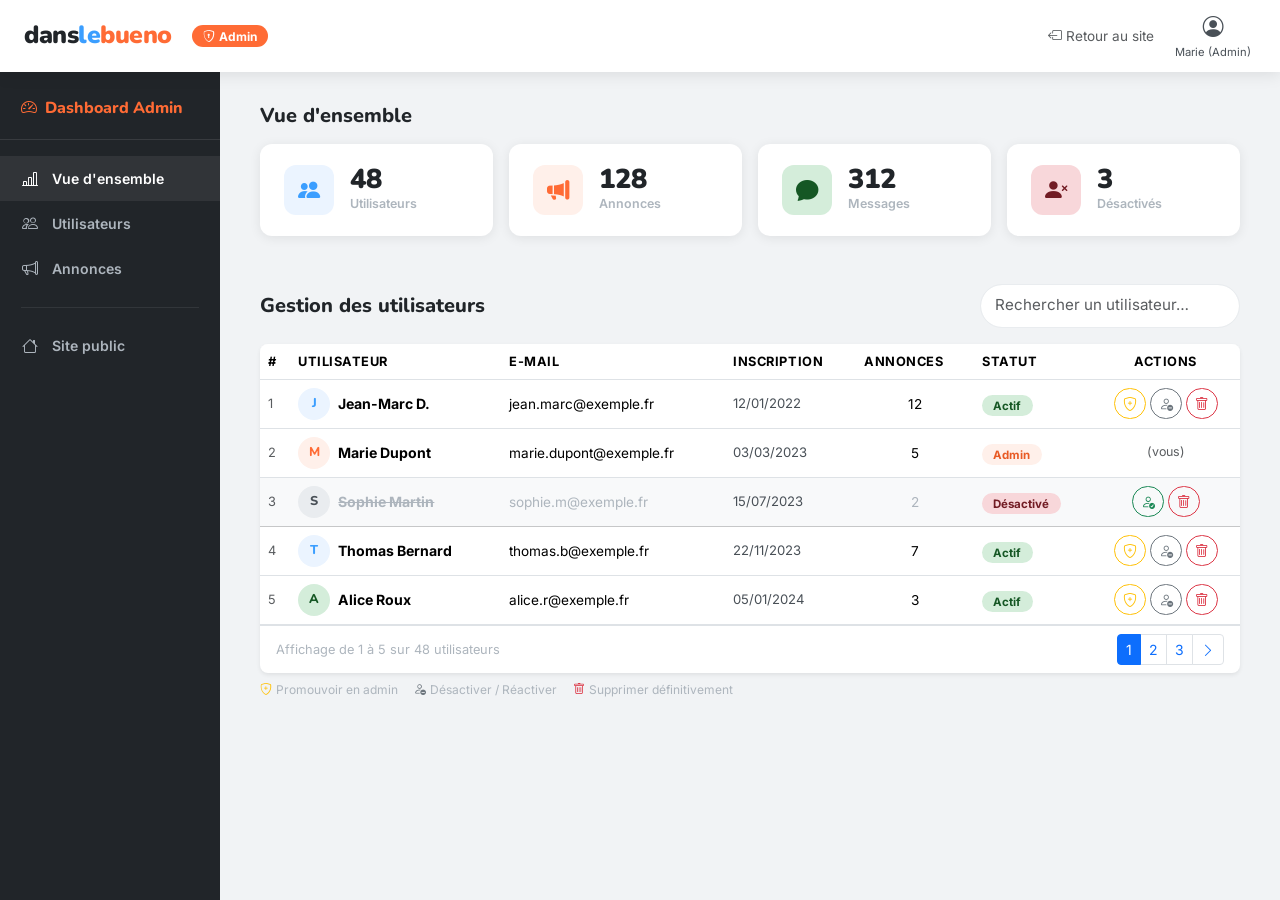
<file: Leboncoin/admin.html>
<!DOCTYPE html>
<html lang="fr">
<head>
  <meta charset="UTF-8" />
  <meta name="viewport" content="width=device-width, initial-scale=1.0" />
  <title>Administration – DansLeBueno</title>
  <link rel="stylesheet" href="https://cdn.jsdelivr.net/npm/bootstrap@5.3.3/dist/css/bootstrap.min.css" />
  <link rel="stylesheet" href="https://cdn.jsdelivr.net/npm/bootstrap-icons@1.11.3/font/bootstrap-icons.min.css" />
  <link href="https://fonts.googleapis.com/css2?family=Nunito:wght@700;800;900&family=Inter:wght@400;500;600&display=swap" rel="stylesheet" />
  <link rel="stylesheet" href="style.css" />
</head>
<body>
<!--
  ============================================================
  PAGE ADMINISTRATION — Accessible seulement si $user['role'] === 'admin'
  PHP: if (!isset($_SESSION['user_id']) || $_SESSION['role'] !== 'admin') {
         header('Location: index.php');
         exit;
       }
  ============================================================
-->

<!-- NAVBAR ADMIN (simplifiée) -->
<nav class="navbar navbar-danslebueno fixed-top">
  <div class="container-fluid px-3 px-lg-4 d-flex align-items-center">
    <a href="index.html" class="navbar-brand me-3">
      <span class="logo-text">
        <span class="logo-dans">dans</span><span class="logo-le">le</span><span class="logo-bueno">bueno</span>
      </span>
    </a>
    <span class="badge rounded-pill ms-1" style="background:var(--color-orange);font-size:.75rem;padding:.3rem .7rem;">
      <i class="bi bi-shield-lock me-1"></i>Admin
    </span>
    <div class="ms-auto d-flex align-items-center gap-3">
      <a href="index.html" class="text-muted" style="font-size:.85rem;">
        <i class="bi bi-box-arrow-left me-1"></i>Retour au site
      </a>
      <!-- PHP: echo htmlspecialchars($_SESSION['pseudo']) -->
      <a href="profil.html" class="nav-icon-link">
        <i class="bi bi-person-circle"></i><span>Marie (Admin)</span>
      </a>
    </div>
  </div>
</nav>

<!-- ============================================================
     LAYOUT ADMIN : SIDEBAR + MAIN
     ============================================================ -->
<div class="d-flex">

  <!-- ── SIDEBAR ──────────────────────────────────────────────── -->
  <aside class="admin-sidebar d-none d-md-block" style="width:220px;flex-shrink:0;">
    <div class="admin-brand">
      <i class="bi bi-speedometer2 me-2"></i>Dashboard Admin
    </div>

    <nav>
      <a href="#section-stats" class="admin-nav-link active">
        <i class="bi bi-bar-chart-line"></i>Vue d'ensemble
      </a>
      <a href="#section-users" class="admin-nav-link">
        <i class="bi bi-people"></i>Utilisateurs
      </a>
      <a href="#section-annonces" class="admin-nav-link">
        <i class="bi bi-megaphone"></i>Annonces
      </a>
      <div style="border-top:1px solid rgba(255,255,255,.08);margin:1rem 1.3rem;"></div>
      <a href="index.html" class="admin-nav-link">
        <i class="bi bi-house"></i>Site public
      </a>
    </nav>
  </aside>

  <!-- ── ZONE PRINCIPALE ──────────────────────────────────────── -->
  <main class="admin-main flex-grow-1">

    <!-- ── STATS CARDS ─────────────────────────────────────────── -->
    <section id="section-stats" class="mb-5">
      <h2 class="section-title mb-3">Vue d'ensemble</h2>
      <div class="row g-3">

        <!-- Nombre d'utilisateurs -->
        <div class="col-6 col-lg-3">
          <div class="stat-card">
            <div class="stat-icon sky"><i class="bi bi-people-fill"></i></div>
            <div>
              <!-- PHP: echo $stats['nb_users'] -->
              <div class="stat-value">48</div>
              <div class="stat-label">Utilisateurs</div>
            </div>
          </div>
        </div>

        <!-- Nombre d'annonces -->
        <div class="col-6 col-lg-3">
          <div class="stat-card">
            <div class="stat-icon orange"><i class="bi bi-megaphone-fill"></i></div>
            <div>
              <!-- PHP: echo $stats['nb_annonces'] -->
              <div class="stat-value">128</div>
              <div class="stat-label">Annonces</div>
            </div>
          </div>
        </div>

        <!-- Nombre de messages -->
        <div class="col-6 col-lg-3">
          <div class="stat-card">
            <div class="stat-icon green"><i class="bi bi-chat-fill"></i></div>
            <div>
              <!-- PHP: echo $stats['nb_messages'] -->
              <div class="stat-value">312</div>
              <div class="stat-label">Messages</div>
            </div>
          </div>
        </div>

        <!-- Comptes désactivés -->
        <div class="col-6 col-lg-3">
          <div class="stat-card">
            <div class="stat-icon red"><i class="bi bi-person-x-fill"></i></div>
            <div>
              <!-- PHP: echo $stats['nb_desactives'] -->
              <div class="stat-value">3</div>
              <div class="stat-label">Désactivés</div>
            </div>
          </div>
        </div>

      </div>
    </section>

    <!-- ── TABLEAU UTILISATEURS ───────────────────────────────── -->
    <section id="section-users">
      <div class="d-flex align-items-center justify-content-between mb-3 flex-wrap gap-2">
        <h2 class="section-title mb-0">Gestion des utilisateurs</h2>
        <!-- Barre de recherche rapide dans le tableau -->
        <div style="max-width:260px;width:100%;">
          <input type="search" class="form-control form-control-sm rounded-pill"
            placeholder="Rechercher un utilisateur…"
            id="searchUser"
            onkeyup="filterTable()"
          />
        </div>
      </div>

      <!-- Message succès action admin -->
      <!--
        PHP: if (isset($message_admin)):
        <div class="alert alert-success alert-dismissible fade show py-2 mb-3">
          <?= htmlspecialchars($message_admin) ?>
          <button type="button" class="btn-close" data-bs-dismiss="alert"></button>
        </div>
        endif;
      -->

      <!-- Tableau responsive -->
      <div class="bg-white rounded-3 shadow-sm overflow-hidden">
        <div class="table-responsive">
          <table class="table table-admin mb-0" id="usersTable">
            <thead>
              <tr>
                <th scope="col">#</th>
                <th scope="col">Utilisateur</th>
                <th scope="col">E-mail</th>
                <th scope="col">Inscription</th>
                <th scope="col">Annonces</th>
                <th scope="col">Statut</th>
                <th scope="col" class="text-center">Actions</th>
              </tr>
            </thead>
            <tbody>
              <!--
                PHP: foreach ($utilisateurs as $u):
                Variables : $u['id'], $u['pseudo'], $u['nom'], $u['email'],
                            $u['created_at'], $u['nb_annonces'], $u['role'], $u['actif']
              -->

              <!-- Ligne 1 : Utilisateur normal actif -->
              <tr>
                <td class="text-muted" style="font-size:.8rem;">1</td>
                <td>
                  <div class="d-flex align-items-center gap-2">
                    <div class="conv-avatar" style="width:32px;height:32px;font-size:.8rem;background:var(--color-sky-light);color:var(--color-sky);">
                      <!-- PHP: strtoupper(substr($u['pseudo'], 0, 1)) -->
                      J
                    </div>
                    <div>
                      <!-- PHP: echo htmlspecialchars($u['pseudo']) -->
                      <div class="fw-bold" style="font-size:.88rem;">Jean-Marc D.</div>
                    </div>
                  </div>
                </td>
                <td style="font-size:.85rem;">jean.marc@exemple.fr</td>
                <td style="font-size:.82rem;color:var(--color-neutral-700);">
                  <!-- PHP: date('d/m/Y', strtotime($u['created_at'])) -->
                  12/01/2022
                </td>
                <td class="text-center" style="font-size:.85rem;">
                  <!-- PHP: echo $u['nb_annonces'] -->
                  12
                </td>
                <td>
                  <!-- PHP: badge selon $u['role'] et $u['actif'] -->
                  <span class="badge-user-status actif">Actif</span>
                </td>
                <td>
                  <div class="d-flex justify-content-center gap-1 flex-wrap">
                    <!--
                      PHP: Promouvoir en admin
                      <form action="admin-action.php" method="POST" style="display:inline">
                        <input type="hidden" name="action" value="promouvoir">
                        <input type="hidden" name="user_id" value="<?= $u['id'] ?>">
                        <input type="hidden" name="csrf_token" value="...">
                    -->
                    <button class="btn btn-outline-warning btn-sm rounded-pill" title="Promouvoir admin"
                      data-bs-toggle="tooltip" data-bs-placement="top" title="Promouvoir en admin">
                      <i class="bi bi-shield-plus"></i>
                    </button>
                    <!--
                      PHP: Désactiver / Réactiver
                      action="desactiver" ou "reactiver" selon $u['actif']
                    -->
                    <button class="btn btn-outline-secondary btn-sm rounded-pill" title="Désactiver le compte">
                      <i class="bi bi-person-dash"></i>
                    </button>
                    <!--
                      PHP: Supprimer
                      Confirmation avec JS ou modal Bootstrap
                    -->
                    <button class="btn btn-outline-danger btn-sm rounded-pill" title="Supprimer"
                      onclick="return confirm('Supprimer définitivement cet utilisateur et toutes ses données ?')">
                      <i class="bi bi-trash"></i>
                    </button>
                  </div>
                </td>
              </tr>

              <!-- Ligne 2 : Admin -->
              <tr>
                <td class="text-muted" style="font-size:.8rem;">2</td>
                <td>
                  <div class="d-flex align-items-center gap-2">
                    <div class="conv-avatar" style="width:32px;height:32px;font-size:.8rem;background:var(--color-orange-light);color:var(--color-orange);">
                      M
                    </div>
                    <div>
                      <div class="fw-bold" style="font-size:.88rem;">Marie Dupont</div>
                    </div>
                  </div>
                </td>
                <td style="font-size:.85rem;">marie.dupont@exemple.fr</td>
                <td style="font-size:.82rem;color:var(--color-neutral-700);">03/03/2023</td>
                <td class="text-center" style="font-size:.85rem;">5</td>
                <td>
                  <span class="badge-user-status admin">Admin</span>
                </td>
                <td>
                  <div class="d-flex justify-content-center gap-1">
                    <!-- Pas de bouton supprimer sur soi-même — PHP protège cela -->
                    <span class="text-muted" style="font-size:.78rem;">(vous)</span>
                  </div>
                </td>
              </tr>

              <!-- Ligne 3 : Compte désactivé -->
              <tr class="table-light">
                <td class="text-muted" style="font-size:.8rem;">3</td>
                <td>
                  <div class="d-flex align-items-center gap-2">
                    <div class="conv-avatar" style="width:32px;height:32px;font-size:.8rem;">S</div>
                    <div>
                      <div class="fw-bold" style="font-size:.88rem;text-decoration:line-through;color:var(--color-neutral-500);">Sophie Martin</div>
                    </div>
                  </div>
                </td>
                <td style="font-size:.85rem;color:var(--color-neutral-500);">sophie.m@exemple.fr</td>
                <td style="font-size:.82rem;color:var(--color-neutral-700);">15/07/2023</td>
                <td class="text-center" style="font-size:.85rem;color:var(--color-neutral-500);">2</td>
                <td>
                  <span class="badge-user-status desactive">Désactivé</span>
                </td>
                <td>
                  <div class="d-flex justify-content-center gap-1">
                    <button class="btn btn-outline-success btn-sm rounded-pill" title="Réactiver">
                      <i class="bi bi-person-check"></i>
                    </button>
                    <button class="btn btn-outline-danger btn-sm rounded-pill" title="Supprimer"
                      onclick="return confirm('Supprimer définitivement ?')">
                      <i class="bi bi-trash"></i>
                    </button>
                  </div>
                </td>
              </tr>

              <!-- Ligne 4 -->
              <tr>
                <td class="text-muted" style="font-size:.8rem;">4</td>
                <td>
                  <div class="d-flex align-items-center gap-2">
                    <div class="conv-avatar" style="width:32px;height:32px;font-size:.8rem;background:var(--color-sky-light);color:var(--color-sky);">T</div>
                    <div><div class="fw-bold" style="font-size:.88rem;">Thomas Bernard</div></div>
                  </div>
                </td>
                <td style="font-size:.85rem;">thomas.b@exemple.fr</td>
                <td style="font-size:.82rem;color:var(--color-neutral-700);">22/11/2023</td>
                <td class="text-center" style="font-size:.85rem;">7</td>
                <td><span class="badge-user-status actif">Actif</span></td>
                <td>
                  <div class="d-flex justify-content-center gap-1">
                    <button class="btn btn-outline-warning btn-sm rounded-pill" title="Promouvoir admin"><i class="bi bi-shield-plus"></i></button>
                    <button class="btn btn-outline-secondary btn-sm rounded-pill" title="Désactiver"><i class="bi bi-person-dash"></i></button>
                    <button class="btn btn-outline-danger btn-sm rounded-pill" title="Supprimer" onclick="return confirm('Supprimer ?')"><i class="bi bi-trash"></i></button>
                  </div>
                </td>
              </tr>

              <!-- Ligne 5 -->
              <tr>
                <td class="text-muted" style="font-size:.8rem;">5</td>
                <td>
                  <div class="d-flex align-items-center gap-2">
                    <div class="conv-avatar" style="width:32px;height:32px;font-size:.8rem;background:#D4EDDA;color:#155724;">A</div>
                    <div><div class="fw-bold" style="font-size:.88rem;">Alice Roux</div></div>
                  </div>
                </td>
                <td style="font-size:.85rem;">alice.r@exemple.fr</td>
                <td style="font-size:.82rem;color:var(--color-neutral-700);">05/01/2024</td>
                <td class="text-center" style="font-size:.85rem;">3</td>
                <td><span class="badge-user-status actif">Actif</span></td>
                <td>
                  <div class="d-flex justify-content-center gap-1">
                    <button class="btn btn-outline-warning btn-sm rounded-pill" title="Promouvoir admin"><i class="bi bi-shield-plus"></i></button>
                    <button class="btn btn-outline-secondary btn-sm rounded-pill" title="Désactiver"><i class="bi bi-person-dash"></i></button>
                    <button class="btn btn-outline-danger btn-sm rounded-pill" title="Supprimer" onclick="return confirm('Supprimer ?')"><i class="bi bi-trash"></i></button>
                  </div>
                </td>
              </tr>

              <!-- PHP: endforeach; -->

            </tbody>
          </table>
        </div><!-- /table-responsive -->

        <!-- Pied de tableau : légende + pagination -->
        <div class="d-flex justify-content-between align-items-center px-3 py-2 border-top"
          style="font-size:.8rem;color:var(--color-neutral-500);">
          <span>
            <!-- PHP: echo "Affichage de 1 à " . min($per_page, $nb_users) . " sur " . $nb_users . " utilisateurs" -->
            Affichage de 1 à 5 sur 48 utilisateurs
          </span>
          <!-- Pagination admin -->
          <nav>
            <ul class="pagination pagination-sm mb-0">
              <li class="page-item active"><a class="page-link" href="?page=1">1</a></li>
              <li class="page-item"><a class="page-link" href="?page=2">2</a></li>
              <li class="page-item"><a class="page-link" href="?page=3">3</a></li>
              <li class="page-item"><a class="page-link" href="?page=2"><i class="bi bi-chevron-right"></i></a></li>
            </ul>
          </nav>
        </div>

      </div><!-- /bg-white tableau -->

      <!-- Légende des actions -->
      <div class="d-flex gap-3 mt-2 flex-wrap" style="font-size:.75rem;color:var(--color-neutral-500);">
        <span><i class="bi bi-shield-plus text-warning me-1"></i>Promouvoir en admin</span>
        <span><i class="bi bi-person-dash text-secondary me-1"></i>Désactiver / Réactiver</span>
        <span><i class="bi bi-trash text-danger me-1"></i>Supprimer définitivement</span>
      </div>

    </section><!-- /section-users -->

  </main><!-- /admin-main -->
</div><!-- /d-flex layout -->

<!-- ── MODAL CONFIRMATION PROMOTION ADMIN ─────────────────── -->
<!--
  Utilisation :
  <button data-bs-toggle="modal" data-bs-target="#modalPromouvoir"
          data-user="Jean-Marc D." data-id="1">Promouvoir</button>
-->
<div class="modal fade" id="modalPromouvoir" tabindex="-1" aria-labelledby="modalPromoLabel" aria-hidden="true">
  <div class="modal-dialog modal-dialog-centered">
    <div class="modal-content rounded-4 border-0 shadow">
      <div class="modal-header border-0">
        <h5 class="modal-title fw-bold" id="modalPromoLabel">
          <i class="bi bi-shield-plus text-warning me-2"></i>Promouvoir en admin
        </h5>
        <button type="button" class="btn-close" data-bs-dismiss="modal"></button>
      </div>
      <div class="modal-body">
        <p class="text-muted mb-0">
          Êtes-vous sûr de vouloir accorder les droits <strong>administrateur</strong> à cet utilisateur ?
          Il pourra accéder au tableau de bord et gérer les utilisateurs.
        </p>
      </div>
      <div class="modal-footer border-0">
        <button type="button" class="btn btn-outline-secondary rounded-pill btn-sm" data-bs-dismiss="modal">Annuler</button>
        <!--
          PHP: <form action="admin-action.php" method="POST">
               <input type="hidden" name="action" value="promouvoir">
               <input type="hidden" name="user_id" value="...">
               <input type="hidden" name="csrf_token" value="...">
        -->
        <button type="submit" class="btn btn-warning rounded-pill btn-sm fw-bold">
          <i class="bi bi-shield-plus me-1"></i>Confirmer la promotion
        </button>
      </div>
    </div>
  </div>
</div>

<script src="https://cdn.jsdelivr.net/npm/bootstrap@5.3.3/dist/js/bootstrap.bundle.min.js"></script>
<script>
  // ── Recherche dans le tableau ─────────────────────────────────
  function filterTable() {
    const query = document.getElementById('searchUser').value.toLowerCase();
    const rows  = document.querySelectorAll('#usersTable tbody tr');
    rows.forEach(row => {
      const text = row.textContent.toLowerCase();
      row.style.display = text.includes(query) ? '' : 'none';
    });
  }

  // ── Initialiser les tooltips Bootstrap ────────────────────────
  document.querySelectorAll('[data-bs-toggle="tooltip"]').forEach(el => {
    new bootstrap.Tooltip(el);
  });

  // ── Activer le lien sidebar correspondant ─────────────────────
  document.querySelectorAll('.admin-nav-link').forEach(link => {
    link.addEventListener('click', function () {
      document.querySelectorAll('.admin-nav-link').forEach(l => l.classList.remove('active'));
      this.classList.add('active');
    });
  });
</script>
</body>
</html>
</file>
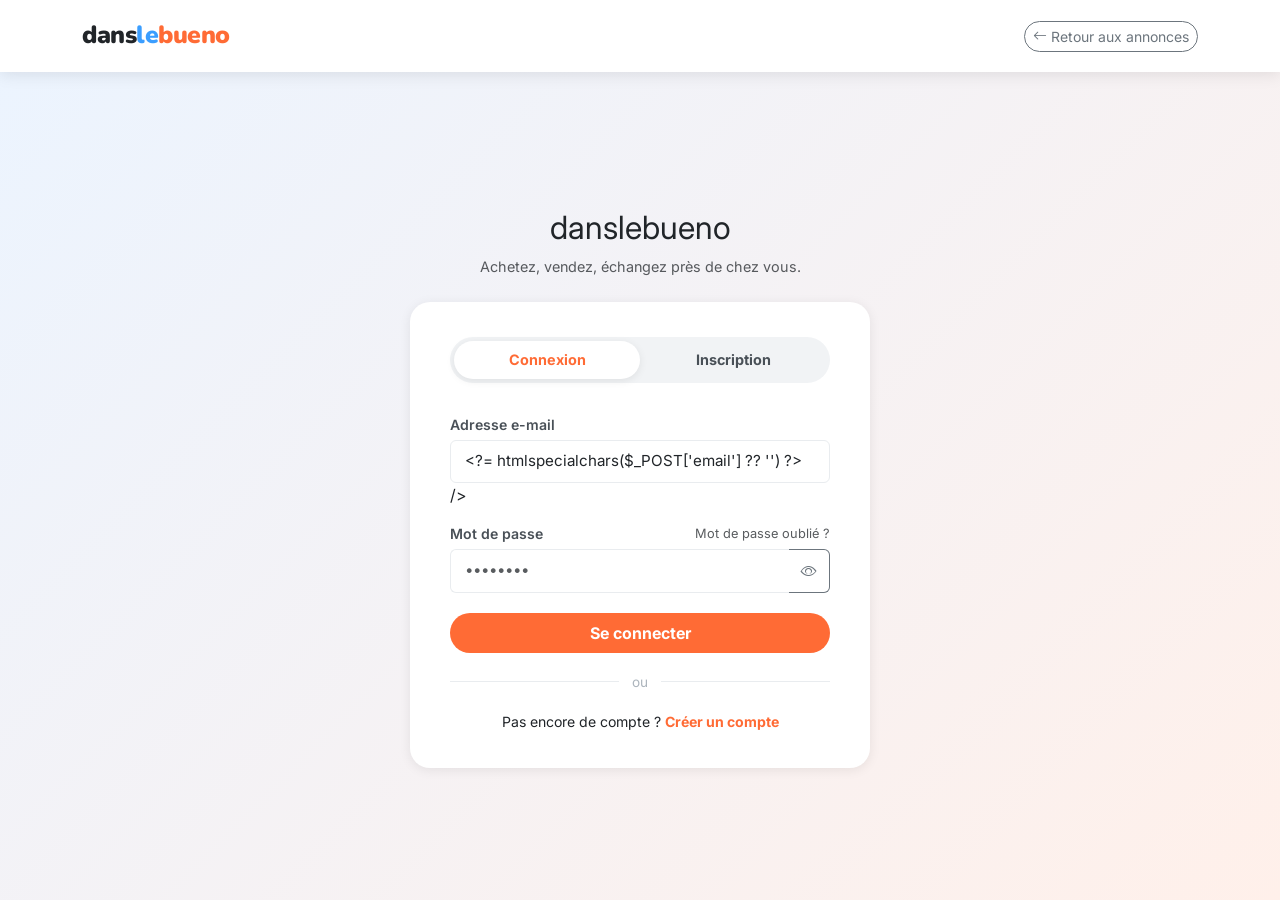
<file: Leboncoin/auth.html>
<!DOCTYPE html>
<html lang="fr">
<head>
  <meta charset="UTF-8" />
  <meta name="viewport" content="width=device-width, initial-scale=1.0" />
  <title>Connexion / Inscription – DansLeBueno</title>
  <link rel="stylesheet" href="https://cdn.jsdelivr.net/npm/bootstrap@5.3.3/dist/css/bootstrap.min.css" />
  <link rel="stylesheet" href="https://cdn.jsdelivr.net/npm/bootstrap-icons@1.11.3/font/bootstrap-icons.min.css" />
  <link href="https://fonts.googleapis.com/css2?family=Nunito:wght@700;800;900&family=Inter:wght@400;500;600&display=swap" rel="stylesheet" />
  <link rel="stylesheet" href="style.css" />
  <style>
    /* Page auth : fond dégradé pour l'ambiance */
    body { background: linear-gradient(135deg, var(--color-sky-light) 0%, var(--color-orange-light) 100%); }

    .auth-wrapper {
      min-height: calc(100vh - 72px);
      display: flex;
      align-items: center;
      justify-content: center;
      padding: 2rem 1rem;
    }
    .auth-card {
      width: 100%;
      max-width: 460px;
    }

    /* Tabs auth */
    .auth-tabs {
      display: grid;
      grid-template-columns: 1fr 1fr;
      background: var(--color-neutral-100);
      border-radius: var(--radius-pill);
      padding: 4px;
      margin-bottom: 1.8rem;
    }
    .auth-tab-btn {
      border: none;
      background: none;
      border-radius: var(--radius-pill);
      padding: 0.5rem;
      font-weight: 700;
      font-size: 0.9rem;
      cursor: pointer;
      transition: background var(--transition-fast), color var(--transition-fast);
      color: var(--color-neutral-700);
    }
    .auth-tab-btn.active {
      background: var(--color-white);
      color: var(--color-orange);
      box-shadow: 0 2px 8px rgba(0,0,0,.08);
    }
  </style>
</head>
<body>

<!-- NAVBAR (version simplifiée sans compte) -->
<nav class="navbar navbar-danslebueno fixed-top">
  <div class="container-xl">
    <a href="index.html" class="navbar-brand">
      <span class="logo-text">
        <span class="logo-dans">dans</span><span class="logo-le">le</span><span class="logo-bueno">bueno</span>
      </span>
    </a>
    <a href="index.html" class="btn btn-outline-secondary btn-sm rounded-pill ms-auto">
      <i class="bi bi-arrow-left me-1"></i>Retour aux annonces
    </a>
  </div>
</nav>

<!-- ============================================================
     BLOC CENTRÉ AUTH
     ============================================================ -->
<div class="auth-wrapper">
  <div class="auth-card">

    <!-- Logo + accroche -->
    <div class="text-center mb-4">
      <span class="logo-text" style="font-size:2rem;">
        <span class="logo-dans">dans</span><span class="logo-le">le</span><span class="logo-bueno">bueno</span>
      </span>
      <p class="text-muted mt-1 mb-0" style="font-size:.9rem;">
        Achetez, vendez, échangez près de chez vous.
      </p>
    </div>

    <!-- Carte formulaire -->
    <div class="form-card">

      <!--
        PHP : déterminer l'onglet actif selon $_GET['mode'] ('connexion' ou 'inscription')
        ou selon les erreurs de formulaire ($active_tab = 'connexion' | 'inscription')
      -->

      <!-- Switch Connexion / Inscription -->
      <div class="auth-tabs" role="tablist">
        <!-- PHP: class="auth-tab-btn <?= $active_tab === 'connexion' ? 'active' : '' ?>" -->
        <button class="auth-tab-btn active" id="tab-connexion"
          data-bs-toggle="tab" data-bs-target="#panel-connexion" type="button" role="tab">
          Connexion
        </button>
        <button class="auth-tab-btn" id="tab-inscription"
          data-bs-toggle="tab" data-bs-target="#panel-inscription" type="button" role="tab">
          Inscription
        </button>
      </div>

      <!-- Panneaux -->
      <div class="tab-content">

        <!-- ── PANNEAU CONNEXION ────────────────────────────── -->
        <!--
          PHP: <form action="connexion.php" method="POST">
          Afficher erreur si isset($erreur_connexion):
            <div class="alert alert-danger"><?= $erreur_connexion ?></div>
        -->
        <div class="tab-pane fade show active" id="panel-connexion" role="tabpanel">

          <!-- Message d'erreur PHP (si mauvais identifiants) -->
          <!--
          <div class="alert alert-danger d-flex align-items-center gap-2 py-2 mb-3" style="font-size:.88rem;">
            <i class="bi bi-exclamation-triangle-fill"></i>
            Email ou mot de passe incorrect.
          </div>
          -->

          <div class="mb-3">
            <label for="login-email" class="form-label">Adresse e-mail</label>
            <input
              type="email"
              class="form-control"
              id="login-email"
              name="email"
              placeholder="vous@exemple.fr"
              required
              autocomplete="email"
              <!-- PHP: value="<?= htmlspecialchars($_POST['email'] ?? '') ?>" -->
            />
          </div>

          <div class="mb-3">
            <div class="d-flex justify-content-between align-items-center mb-1">
              <label for="login-password" class="form-label mb-0">Mot de passe</label>
              <a href="#" class="text-muted" style="font-size:.8rem;">Mot de passe oublié ?</a>
            </div>
            <div class="input-group">
              <input
                type="password"
                class="form-control border-end-0"
                id="login-password"
                name="password"
                placeholder="••••••••"
                required
                autocomplete="current-password"
              />
              <!-- Bouton afficher/masquer mot de passe (JS minimal) -->
              <button
                class="btn btn-outline-secondary border-start-0"
                type="button"
                id="toggleLoginPwd"
                tabindex="-1"
                aria-label="Afficher/masquer le mot de passe"
              >
                <i class="bi bi-eye" id="eyeLogin"></i>
              </button>
            </div>
          </div>

          <!-- Token CSRF -->
          <!-- PHP: <input type="hidden" name="csrf_token" value="<?= $_SESSION['csrf_token'] ?>"> -->
          <input type="hidden" name="csrf_token" value="[TOKEN_PHP]" />

          <button type="submit" class="btn btn-primary-orange w-100 py-2 mt-1">
            Se connecter
          </button>

          <div class="divider-or">ou</div>

          <!-- Lien vers inscription -->
          <p class="text-center mb-0" style="font-size:.88rem;">
            Pas encore de compte ?
            <a href="#" class="text-orange fw-bold"
              style="color:var(--color-orange);"
              onclick="document.getElementById('tab-inscription').click(); return false;">
              Créer un compte
            </a>
          </p>

        </div><!-- /panel-connexion -->

        <!-- ── PANNEAU INSCRIPTION ──────────────────────────── -->
        <!--
          PHP: <form action="inscription.php" method="POST">
        -->
        <div class="tab-pane fade" id="panel-inscription" role="tabpanel">

          <!-- Message d'erreur PHP (ex: email déjà utilisé) -->
          <!--
          <div class="alert alert-danger py-2 mb-3" style="font-size:.88rem;">
            Cet email est déjà utilisé.
          </div>
          -->

          <!-- Prénom / pseudo -->
          <div class="mb-3">
            <label for="reg-pseudo" class="form-label">Prénom ou pseudo</label>
            <input
              type="text"
              class="form-control"
              id="reg-pseudo"
              name="pseudo"
              placeholder="Ex : Marie ou M_Dupont"
              required
              maxlength="60"
              <!-- PHP: value="<?= htmlspecialchars($_POST['pseudo'] ?? '') ?>" -->
            />
          </div>

          <!-- Nom (optionnel selon cahier des charges) -->
          <div class="mb-3">
            <label for="reg-nom" class="form-label">Nom <span class="text-muted fw-normal">(optionnel)</span></label>
            <input
              type="text"
              class="form-control"
              id="reg-nom"
              name="nom"
              placeholder="Ex : Dupont"
              maxlength="80"
            />
          </div>

          <div class="mb-3">
            <label for="reg-email" class="form-label">Adresse e-mail</label>
            <input
              type="email"
              class="form-control"
              id="reg-email"
              name="email"
              placeholder="vous@exemple.fr"
              required
              autocomplete="email"
            />
            <div class="form-text">Utilisé pour vous connecter. Ne sera pas affiché publiquement.</div>
          </div>

          <div class="mb-3">
            <label for="reg-password" class="form-label">Mot de passe</label>
            <div class="input-group">
              <input
                type="password"
                class="form-control border-end-0"
                id="reg-password"
                name="password"
                placeholder="8 caractères minimum"
                required
                minlength="8"
                autocomplete="new-password"
              />
              <button class="btn btn-outline-secondary border-start-0" type="button"
                id="toggleRegPwd" tabindex="-1" aria-label="Voir le mot de passe">
                <i class="bi bi-eye" id="eyeReg"></i>
              </button>
            </div>
            <!-- Indicateur de force (visuel simple) -->
            <div class="mt-1 d-flex gap-1">
              <div style="height:3px;flex:1;border-radius:2px;background:var(--color-neutral-200);" id="strength-1"></div>
              <div style="height:3px;flex:1;border-radius:2px;background:var(--color-neutral-200);" id="strength-2"></div>
              <div style="height:3px;flex:1;border-radius:2px;background:var(--color-neutral-200);" id="strength-3"></div>
            </div>
          </div>

          <div class="mb-3">
            <label for="reg-password-confirm" class="form-label">Confirmer le mot de passe</label>
            <input
              type="password"
              class="form-control"
              id="reg-password-confirm"
              name="password_confirm"
              placeholder="••••••••"
              required
              autocomplete="new-password"
            />
          </div>

          <!-- Conditions -->
          <div class="mb-3 form-check">
            <input type="checkbox" class="form-check-input" id="cgu" name="cgu" required />
            <label class="form-check-label" for="cgu" style="font-size:.85rem;">
              J'accepte les <a href="#" style="color:var(--color-sky);">conditions d'utilisation</a>
            </label>
          </div>

          <!-- CSRF -->
          <input type="hidden" name="csrf_token" value="[TOKEN_PHP]" />

          <button type="submit" class="btn btn-primary-orange w-100 py-2">
            Créer mon compte
          </button>

          <div class="divider-or">ou</div>

          <p class="text-center mb-0" style="font-size:.88rem;">
            Déjà un compte ?
            <a href="#" style="color:var(--color-orange);" class="fw-bold"
              onclick="document.getElementById('tab-connexion').click(); return false;">
              Se connecter
            </a>
          </p>

        </div><!-- /panel-inscription -->

      </div><!-- /tab-content -->
    </div><!-- /form-card -->

  </div><!-- /auth-card -->
</div><!-- /auth-wrapper -->

<script src="https://cdn.jsdelivr.net/npm/bootstrap@5.3.3/dist/js/bootstrap.bundle.min.js"></script>
<script>
  // ── Afficher / masquer mot de passe ──────────────────────────
  function togglePwd(btnId, eyeId, inputId) {
    document.getElementById(btnId).addEventListener('click', function () {
      const input = document.getElementById(inputId);
      const eye   = document.getElementById(eyeId);
      const isHidden = input.type === 'password';
      input.type = isHidden ? 'text' : 'password';
      eye.classList.toggle('bi-eye',      !isHidden);
      eye.classList.toggle('bi-eye-slash', isHidden);
    });
  }
  togglePwd('toggleLoginPwd', 'eyeLogin', 'login-password');
  togglePwd('toggleRegPwd',   'eyeReg',   'reg-password');

  // ── Indicateur de force de mot de passe (visuel seulement) ───
  document.getElementById('reg-password').addEventListener('input', function () {
    const len = this.value.length;
    const bars = [
      document.getElementById('strength-1'),
      document.getElementById('strength-2'),
      document.getElementById('strength-3'),
    ];
    bars.forEach(b => b.style.background = 'var(--color-neutral-200)');
    if (len >= 4)  bars[0].style.background = '#DC3545'; // faible
    if (len >= 8)  bars[1].style.background = '#FFC107'; // moyen
    if (len >= 12) bars[2].style.background = '#28A745'; // fort
  });

  // ── Synchronisation onglets Bootstrap ↔ boutons custom ───────
  document.querySelectorAll('.auth-tab-btn').forEach(btn => {
    btn.addEventListener('shown.bs.tab', function () {
      document.querySelectorAll('.auth-tab-btn').forEach(b => b.classList.remove('active'));
      this.classList.add('active');
    });
  });
</script>
</body>
</html>
</file>
<file: Leboncoin/style.css>
/* ============================================================
   DANSLEBUENO — style.css
   Variables, overrides Bootstrap 5.3, composants personnalisés
   ============================================================ */

/* ----------------------------------------------------------
   1. VARIABLES GLOBALES (couleurs, polices, rayons, ombres)
   ---------------------------------------------------------- */
:root {
  --color-orange:        #FF6B35;   /* CTA principaux, prix */
  --color-orange-dark:   #E85A24;   /* hover boutons orange */
  --color-orange-light:  #FFF0EA;   /* fonds subtils orange */

  --color-sky:           #3B9EFF;   /* barre de recherche, accents */
  --color-sky-dark:      #2785E0;   /* hover éléments sky */
  --color-sky-light:     #EBF4FF;   /* fonds subtils sky */

  --color-neutral-50:    #F8F9FA;
  --color-neutral-100:   #F1F3F5;
  --color-neutral-200:   #E9ECEF;
  --color-neutral-500:   #ADB5BD;
  --color-neutral-700:   #495057;
  --color-neutral-900:   #212529;

  --color-white:         #FFFFFF;
  --color-danger:        #DC3545;
  --color-success:       #28A745;

  --font-display:        'Nunito', 'Segoe UI', sans-serif;
  --font-body:           'Inter', 'Segoe UI', sans-serif;

  --radius-sm:           6px;
  --radius-md:           12px;
  --radius-lg:           20px;
  --radius-pill:         999px;

  --shadow-card:         0 2px 12px rgba(0,0,0,.08);
  --shadow-card-hover:   0 8px 28px rgba(0,0,0,.14);
  --shadow-navbar:       0 2px 16px rgba(0,0,0,.10);

  --transition-fast:     0.18s ease;
  --transition-base:     0.28s ease;
}

/* ----------------------------------------------------------
   2. BASE & TYPOGRAPHIE
   ---------------------------------------------------------- */
*, *::before, *::after { box-sizing: border-box; }

body {
  font-family: var(--font-body);
  background: var(--color-neutral-100);
  color: var(--color-neutral-900);
  /* Compense la navbar fixed-top (hauteur ~72px) */
  padding-top: 72px;
}

h1, h2, h3, h4, h5, h6,
.navbar-brand {
  font-family: var(--font-display);
  font-weight: 800;
}

a { text-decoration: none; color: inherit; }
a:hover { color: var(--color-orange); }

/* ----------------------------------------------------------
   3. NAVBAR
   ---------------------------------------------------------- */
.navbar-danslebueno {
  background: var(--color-white);
  box-shadow: var(--shadow-navbar);
  padding: 0.6rem 0;
  min-height: 72px;
}

/* Logo */
.navbar-brand .logo-text {
  font-size: 1.55rem;
  font-family: var(--font-display);
  font-weight: 900;
  letter-spacing: -0.5px;
}
.navbar-brand .logo-dans  { color: var(--color-neutral-900); }
.navbar-brand .logo-le    { color: var(--color-sky); }
.navbar-brand .logo-bueno { color: var(--color-orange); }

/* Barre de recherche centrale */
.search-bar-wrapper {
  flex: 1;
  max-width: 520px;
}
.search-bar-wrapper .input-group {
  border-radius: var(--radius-pill);
  overflow: hidden;
  border: 2px solid var(--color-sky);
  background: var(--color-sky-light);
  transition: border-color var(--transition-fast), box-shadow var(--transition-fast);
}
.search-bar-wrapper .input-group:focus-within {
  border-color: var(--color-sky-dark);
  box-shadow: 0 0 0 3px rgba(59,158,255,.18);
}
.search-bar-wrapper input.form-control {
  background: transparent;
  border: none;
  padding: 0.55rem 1rem;
  font-size: 0.95rem;
  color: var(--color-neutral-900);
}
.search-bar-wrapper input.form-control::placeholder { color: var(--color-neutral-500); }
.search-bar-wrapper input.form-control:focus { box-shadow: none; }
.search-bar-wrapper .btn-search {
  background: var(--color-sky);
  border: none;
  color: #fff;
  padding: 0 1.1rem;
  font-size: 1rem;
  transition: background var(--transition-fast);
}
.search-bar-wrapper .btn-search:hover { background: var(--color-sky-dark); }

/* Bouton Déposer */
.btn-deposer {
  background: var(--color-orange);
  color: #fff;
  font-family: var(--font-display);
  font-weight: 700;
  border: none;
  border-radius: var(--radius-pill);
  padding: 0.5rem 1.4rem;
  font-size: 0.92rem;
  transition: background var(--transition-fast), transform var(--transition-fast), box-shadow var(--transition-fast);
  white-space: nowrap;
}
.btn-deposer:hover {
  background: var(--color-orange-dark);
  color: #fff;
  transform: translateY(-1px);
  box-shadow: 0 4px 14px rgba(255,107,53,.35);
}

/* Icônes compte / favoris navbar */
.nav-icon-link {
  display: flex;
  flex-direction: column;
  align-items: center;
  font-size: 0.7rem;
  color: var(--color-neutral-700);
  gap: 2px;
  padding: 0 0.3rem;
  transition: color var(--transition-fast);
}
.nav-icon-link i { font-size: 1.3rem; }
.nav-icon-link:hover { color: var(--color-orange); }

/* ----------------------------------------------------------
   4. BOUTONS GÉNÉRAUX
   ---------------------------------------------------------- */
.btn-primary-orange {
  background: var(--color-orange);
  color: #fff;
  border: none;
  border-radius: var(--radius-pill);
  font-weight: 700;
  transition: background var(--transition-fast), transform var(--transition-fast), box-shadow var(--transition-fast);
}
.btn-primary-orange:hover {
  background: var(--color-orange-dark);
  color: #fff;
  transform: translateY(-2px);
  box-shadow: 0 6px 18px rgba(255,107,53,.32);
}

.btn-outline-sky {
  border: 2px solid var(--color-sky);
  color: var(--color-sky);
  border-radius: var(--radius-pill);
  font-weight: 700;
  background: transparent;
  transition: background var(--transition-fast), color var(--transition-fast);
}
.btn-outline-sky:hover {
  background: var(--color-sky);
  color: #fff;
}

/* ----------------------------------------------------------
   5. CARDS ANNONCES (page d'accueil & mes annonces)
   ---------------------------------------------------------- */
.annonce-card {
  background: var(--color-white);
  border-radius: var(--radius-md);
  box-shadow: var(--shadow-card);
  overflow: hidden;
  border: none;
  transition: box-shadow var(--transition-base), transform var(--transition-base);
  cursor: pointer;
}
.annonce-card:hover {
  box-shadow: var(--shadow-card-hover);
  transform: translateY(-4px);
}

/* Image de l'annonce */
.annonce-card .card-img-top {
  height: 190px;
  object-fit: cover;
  width: 100%;
}
/* Placeholder image quand pas de photo */
.annonce-card .img-placeholder {
  height: 190px;
  background: var(--color-neutral-200);
  display: flex;
  align-items: center;
  justify-content: center;
  color: var(--color-neutral-500);
  font-size: 2.5rem;
}

.annonce-card .card-body { padding: 0.9rem 1rem 1rem; }
.annonce-card .card-title {
  font-size: 0.95rem;
  font-weight: 700;
  margin-bottom: 0.25rem;
  /* Tronque le titre sur 2 lignes */
  display: -webkit-box;
  -webkit-line-clamp: 2;
  -webkit-box-orient: vertical;
  overflow: hidden;
  line-height: 1.35;
}

/* Badge état (neuf, bon état, correct) */
.badge-etat {
  font-size: 0.68rem;
  font-weight: 600;
  border-radius: var(--radius-pill);
  padding: 0.2rem 0.65rem;
  background: var(--color-neutral-200);
  color: var(--color-neutral-700);
}
.badge-etat.neuf     { background: #D4EDDA; color: #155724; }
.badge-etat.bon      { background: #D1ECF1; color: #0C5460; }
.badge-etat.correct  { background: #FFF3CD; color: #856404; }

/* Prix */
.annonce-price {
  font-family: var(--font-display);
  font-weight: 900;
  font-size: 1.15rem;
  color: var(--color-orange);
}

/* Bouton favori (cœur) */
.btn-favori {
  background: none;
  border: none;
  padding: 0;
  cursor: pointer;
  color: var(--color-neutral-500);
  font-size: 1.2rem;
  transition: color var(--transition-fast), transform var(--transition-fast);
  line-height: 1;
}
.btn-favori:hover,
.btn-favori.active { color: var(--color-danger); }
.btn-favori:hover  { transform: scale(1.2); }

/* ----------------------------------------------------------
   6. SECTION TITRE DE PAGE (bandeau gris clair)
   ---------------------------------------------------------- */
.page-hero {
  background: var(--color-white);
  border-bottom: 1px solid var(--color-neutral-200);
  padding: 1.4rem 0 1.1rem;
  margin-bottom: 2rem;
}
.page-hero h1 {
  font-size: 1.6rem;
  margin: 0;
  color: var(--color-neutral-900);
}

/* ----------------------------------------------------------
   7. PAGE DÉTAIL ANNONCE
   ---------------------------------------------------------- */
/* Grande image principale */
.detail-main-img {
  width: 100%;
  max-height: 460px;
  object-fit: cover;
  border-radius: var(--radius-md);
}

/* Thumbnails galerie */
.gallery-thumb {
  width: 72px;
  height: 56px;
  object-fit: cover;
  border-radius: var(--radius-sm);
  cursor: pointer;
  border: 2px solid transparent;
  transition: border-color var(--transition-fast);
}
.gallery-thumb:hover,
.gallery-thumb.active { border-color: var(--color-sky); }

/* Panneau vendeur sticky */
.seller-panel {
  background: var(--color-white);
  border-radius: var(--radius-md);
  box-shadow: var(--shadow-card);
  padding: 1.5rem;
  position: sticky;
  top: 88px; /* = hauteur navbar + 16px */
}
.seller-avatar {
  width: 56px;
  height: 56px;
  border-radius: 50%;
  object-fit: cover;
  background: var(--color-neutral-200);
}
.seller-name {
  font-weight: 700;
  font-size: 1rem;
  color: var(--color-neutral-900);
}
.seller-since {
  font-size: 0.78rem;
  color: var(--color-neutral-500);
}

/* ----------------------------------------------------------
   8. FORMULAIRES (connexion, inscription, déposer annonce)
   ---------------------------------------------------------- */
.form-card {
  background: var(--color-white);
  border-radius: var(--radius-lg);
  box-shadow: var(--shadow-card);
  padding: 2.2rem 2.5rem;
}
@media (max-width: 576px) {
  .form-card { padding: 1.4rem 1.2rem; }
}

.form-label {
  font-weight: 600;
  font-size: 0.88rem;
  color: var(--color-neutral-700);
  margin-bottom: 0.3rem;
}
.form-control,
.form-select {
  border-radius: var(--radius-sm);
  border: 1.5px solid var(--color-neutral-200);
  padding: 0.6rem 0.9rem;
  font-size: 0.95rem;
  transition: border-color var(--transition-fast), box-shadow var(--transition-fast);
}
.form-control:focus,
.form-select:focus {
  border-color: var(--color-sky);
  box-shadow: 0 0 0 3px rgba(59,158,255,.15);
  outline: none;
}

/* Zone d'upload image */
.upload-zone {
  border: 2px dashed var(--color-neutral-200);
  border-radius: var(--radius-md);
  background: var(--color-neutral-50);
  padding: 2.5rem 1rem;
  text-align: center;
  cursor: pointer;
  transition: border-color var(--transition-fast), background var(--transition-fast);
}
.upload-zone:hover {
  border-color: var(--color-sky);
  background: var(--color-sky-light);
}
.upload-zone i {
  font-size: 2.4rem;
  color: var(--color-sky);
  margin-bottom: 0.5rem;
}
.upload-zone p {
  font-size: 0.88rem;
  color: var(--color-neutral-500);
  margin: 0;
}

/* Divider "ou" dans formulaires auth */
.divider-or {
  display: flex;
  align-items: center;
  gap: 0.8rem;
  color: var(--color-neutral-500);
  font-size: 0.85rem;
  margin: 1.2rem 0;
}
.divider-or::before,
.divider-or::after {
  content: '';
  flex: 1;
  height: 1px;
  background: var(--color-neutral-200);
}

/* ----------------------------------------------------------
   9. MESSAGERIE (split-pane)
   ---------------------------------------------------------- */
.messaging-layout {
  /* Hauteur disponible = viewport – navbar */
  height: calc(100vh - 72px);
  display: flex;
  overflow: hidden;
}

/* Panneau liste conversations */
.conv-list-panel {
  width: 320px;
  min-width: 260px;
  background: var(--color-white);
  border-right: 1px solid var(--color-neutral-200);
  display: flex;
  flex-direction: column;
  overflow: hidden;
  flex-shrink: 0;
}
.conv-list-header {
  padding: 1rem 1.2rem;
  border-bottom: 1px solid var(--color-neutral-200);
  font-weight: 800;
  font-family: var(--font-display);
  font-size: 1.1rem;
  background: var(--color-white);
}
.conv-list-scroll { overflow-y: auto; flex: 1; }

/* Item conversation */
.conv-item {
  display: flex;
  gap: 0.8rem;
  align-items: center;
  padding: 0.9rem 1.2rem;
  border-bottom: 1px solid var(--color-neutral-100);
  cursor: pointer;
  transition: background var(--transition-fast);
}
.conv-item:hover { background: var(--color-neutral-50); }
.conv-item.active { background: var(--color-sky-light); }

.conv-avatar {
  width: 46px;
  height: 46px;
  border-radius: 50%;
  object-fit: cover;
  flex-shrink: 0;
  background: var(--color-neutral-200);
  display: flex;
  align-items: center;
  justify-content: center;
  font-weight: 800;
  font-family: var(--font-display);
  font-size: 1.1rem;
  color: var(--color-neutral-700);
  overflow: hidden;
}
.conv-meta { flex: 1; min-width: 0; }
.conv-name {
  font-weight: 700;
  font-size: 0.9rem;
  margin-bottom: 0.1rem;
  white-space: nowrap;
  overflow: hidden;
  text-overflow: ellipsis;
}
.conv-last-msg {
  font-size: 0.78rem;
  color: var(--color-neutral-500);
  white-space: nowrap;
  overflow: hidden;
  text-overflow: ellipsis;
}
.conv-annonce-thumb {
  width: 40px;
  height: 40px;
  border-radius: var(--radius-sm);
  object-fit: cover;
  flex-shrink: 0;
  background: var(--color-neutral-200);
}
.badge-unread {
  background: var(--color-orange);
  color: #fff;
  border-radius: var(--radius-pill);
  font-size: 0.68rem;
  font-weight: 700;
  padding: 0.1rem 0.5rem;
  min-width: 20px;
  text-align: center;
}

/* Panneau messages */
.chat-panel {
  flex: 1;
  display: flex;
  flex-direction: column;
  overflow: hidden;
  background: var(--color-neutral-100);
}
.chat-header {
  background: var(--color-white);
  border-bottom: 1px solid var(--color-neutral-200);
  padding: 0.9rem 1.3rem;
  display: flex;
  align-items: center;
  gap: 0.9rem;
  flex-shrink: 0;
}
.chat-annonce-info .annonce-title-small {
  font-size: 0.78rem;
  color: var(--color-neutral-500);
}
.chat-annonce-info .annonce-price-small {
  font-family: var(--font-display);
  font-weight: 800;
  font-size: 0.92rem;
  color: var(--color-orange);
}

.chat-messages {
  flex: 1;
  overflow-y: auto;
  padding: 1.3rem;
  display: flex;
  flex-direction: column;
  gap: 0.8rem;
}

/* Bulles de chat */
.bubble-wrapper {
  display: flex;
  align-items: flex-end;
  gap: 0.5rem;
}
/* Message reçu (gauche) */
.bubble-wrapper.received { justify-content: flex-start; }
/* Message envoyé (droite) */
.bubble-wrapper.sent     { justify-content: flex-end; }

.bubble {
  max-width: 68%;
  padding: 0.65rem 1rem;
  border-radius: var(--radius-lg);
  font-size: 0.9rem;
  line-height: 1.5;
  word-break: break-word;
}
.bubble-wrapper.received .bubble {
  background: var(--color-white);
  color: var(--color-neutral-900);
  border-bottom-left-radius: 4px;
  box-shadow: 0 1px 4px rgba(0,0,0,.07);
}
.bubble-wrapper.sent .bubble {
  background: var(--color-sky);
  color: #fff;
  border-bottom-right-radius: 4px;
}

.bubble-time {
  font-size: 0.7rem;
  color: var(--color-neutral-500);
  white-space: nowrap;
  margin-bottom: 0.2rem;
}
.bubble-wrapper.sent .bubble-time { text-align: right; }

/* Petite image avatar dans le chat */
.bubble-avatar {
  width: 30px;
  height: 30px;
  border-radius: 50%;
  object-fit: cover;
  flex-shrink: 0;
  background: var(--color-neutral-200);
  display: flex;
  align-items: center;
  justify-content: center;
  font-size: 0.75rem;
  font-weight: 800;
  color: var(--color-neutral-700);
  overflow: hidden;
}

/* Zone de saisie */
.chat-input-bar {
  background: var(--color-white);
  border-top: 1px solid var(--color-neutral-200);
  padding: 0.85rem 1.2rem;
  display: flex;
  align-items: center;
  gap: 0.7rem;
  flex-shrink: 0;
}
.chat-input-bar textarea.form-control {
  border-radius: var(--radius-pill);
  resize: none;
  min-height: 42px;
  max-height: 120px;
  padding: 0.55rem 1rem;
  font-size: 0.92rem;
  border: 1.5px solid var(--color-neutral-200);
}
.btn-send {
  background: var(--color-sky);
  color: #fff;
  border: none;
  border-radius: 50%;
  width: 42px;
  height: 42px;
  display: flex;
  align-items: center;
  justify-content: center;
  font-size: 1.1rem;
  flex-shrink: 0;
  transition: background var(--transition-fast), transform var(--transition-fast);
}
.btn-send:hover {
  background: var(--color-sky-dark);
  transform: scale(1.08);
}

/* ----------------------------------------------------------
   10. PAGE PROFIL (nav-tabs)
   ---------------------------------------------------------- */
.profile-header-card {
  background: var(--color-white);
  border-radius: var(--radius-md);
  box-shadow: var(--shadow-card);
  padding: 1.8rem 2rem;
  margin-bottom: 1.5rem;
  display: flex;
  align-items: center;
  gap: 1.5rem;
}
.profile-avatar-lg {
  width: 90px;
  height: 90px;
  border-radius: 50%;
  object-fit: cover;
  border: 3px solid var(--color-sky-light);
  flex-shrink: 0;
  background: var(--color-neutral-200);
  display: flex;
  align-items: center;
  justify-content: center;
  font-size: 2.2rem;
  font-weight: 800;
  color: var(--color-neutral-700);
  overflow: hidden;
  font-family: var(--font-display);
}
.profile-name-block .user-name {
  font-size: 1.4rem;
  font-weight: 900;
  margin-bottom: 0.1rem;
}
.profile-name-block .user-email {
  font-size: 0.85rem;
  color: var(--color-neutral-500);
}

/* Tabs Bootstrap custom */
.nav-tabs-custom {
  border-bottom: 2px solid var(--color-neutral-200);
  margin-bottom: 1.5rem;
  gap: 0.3rem;
}
.nav-tabs-custom .nav-link {
  color: var(--color-neutral-700);
  font-weight: 700;
  font-size: 0.9rem;
  border: none;
  border-bottom: 2px solid transparent;
  margin-bottom: -2px;
  border-radius: 0;
  padding: 0.65rem 1rem;
  transition: color var(--transition-fast), border-color var(--transition-fast);
}
.nav-tabs-custom .nav-link:hover { color: var(--color-orange); }
.nav-tabs-custom .nav-link.active {
  color: var(--color-orange);
  border-bottom-color: var(--color-orange);
  background: none;
}

/* ----------------------------------------------------------
   11. PAGE ADMINISTRATION
   ---------------------------------------------------------- */
.admin-sidebar {
  background: var(--color-neutral-900);
  min-height: calc(100vh - 72px);
  color: var(--color-neutral-200);
  padding: 1.5rem 0;
}
.admin-sidebar .admin-brand {
  padding: 0 1.3rem 1.2rem;
  font-family: var(--font-display);
  font-weight: 800;
  font-size: 1rem;
  color: var(--color-orange);
  border-bottom: 1px solid rgba(255,255,255,.1);
  margin-bottom: 1rem;
}
.admin-nav-link {
  display: flex;
  align-items: center;
  gap: 0.8rem;
  padding: 0.65rem 1.3rem;
  color: var(--color-neutral-500);
  font-size: 0.88rem;
  font-weight: 600;
  transition: background var(--transition-fast), color var(--transition-fast);
}
.admin-nav-link:hover,
.admin-nav-link.active {
  background: rgba(255,255,255,.07);
  color: var(--color-white);
}
.admin-nav-link i { font-size: 1rem; width: 18px; text-align: center; }

.admin-main {
  padding: 2rem 2.5rem;
  flex: 1;
}
@media (max-width: 768px) {
  .admin-main { padding: 1.2rem; }
  .admin-sidebar { display: none; }
}

/* Stat cards (dashboard) */
.stat-card {
  background: var(--color-white);
  border-radius: var(--radius-md);
  box-shadow: var(--shadow-card);
  padding: 1.3rem 1.5rem;
  display: flex;
  align-items: center;
  gap: 1rem;
}
.stat-icon {
  width: 50px;
  height: 50px;
  border-radius: var(--radius-md);
  display: flex;
  align-items: center;
  justify-content: center;
  font-size: 1.4rem;
  flex-shrink: 0;
}
.stat-icon.orange { background: var(--color-orange-light); color: var(--color-orange); }
.stat-icon.sky    { background: var(--color-sky-light);    color: var(--color-sky); }
.stat-icon.green  { background: #D4EDDA; color: #155724; }
.stat-icon.red    { background: #F8D7DA; color: #721C24; }

.stat-value {
  font-family: var(--font-display);
  font-size: 1.7rem;
  font-weight: 900;
  line-height: 1.1;
}
.stat-label {
  font-size: 0.78rem;
  color: var(--color-neutral-500);
  font-weight: 600;
}

/* Tableau admin */
.table-admin thead {
  background: var(--color-neutral-100);
  font-size: 0.8rem;
  text-transform: uppercase;
  letter-spacing: .04em;
  color: var(--color-neutral-700);
}
.table-admin tbody tr {
  vertical-align: middle;
  font-size: 0.88rem;
  transition: background var(--transition-fast);
}
.table-admin tbody tr:hover { background: var(--color-neutral-50); }

/* Badges statut utilisateur */
.badge-user-status {
  font-size: 0.72rem;
  font-weight: 700;
  border-radius: var(--radius-pill);
  padding: 0.22rem 0.7rem;
}
.badge-user-status.actif  { background: #D4EDDA; color: #155724; }
.badge-user-status.desactive { background: #F8D7DA; color: #721C24; }
.badge-user-status.admin  { background: var(--color-orange-light); color: var(--color-orange-dark); }

/* ----------------------------------------------------------
   12. FOOTER
   ---------------------------------------------------------- */
.site-footer {
  background: var(--color-neutral-900);
  color: var(--color-neutral-500);
  padding: 2.5rem 0 1.5rem;
  margin-top: 4rem;
  font-size: 0.85rem;
}
.site-footer .footer-brand {
  font-family: var(--font-display);
  font-size: 1.3rem;
  font-weight: 900;
}
.site-footer a { color: var(--color-neutral-500); transition: color var(--transition-fast); }
.site-footer a:hover { color: var(--color-orange); }
.site-footer .footer-divider {
  border-top: 1px solid rgba(255,255,255,.08);
  margin: 1.5rem 0 1rem;
}

/* ----------------------------------------------------------
   13. UTILITAIRES DIVERS
   ---------------------------------------------------------- */
/* Séparateur section */
.section-title {
  font-family: var(--font-display);
  font-size: 1.25rem;
  font-weight: 800;
  color: var(--color-neutral-900);
  margin-bottom: 1.2rem;
}

/* Aucun résultat / état vide */
.empty-state {
  text-align: center;
  padding: 3rem 1rem;
  color: var(--color-neutral-500);
}
.empty-state i { font-size: 3rem; margin-bottom: 0.8rem; }
.empty-state p { font-size: 0.95rem; }

/* Responsive: masque le panneau conv-list sur mobile */
@media (max-width: 768px) {
  .messaging-layout { flex-direction: column; height: auto; }
  .conv-list-panel  { width: 100%; max-height: 280px; border-right: none; border-bottom: 1px solid var(--color-neutral-200); }
  .chat-panel       { height: 70vh; }
}

/* Scrollbar discrète */
::-webkit-scrollbar { width: 6px; height: 6px; }
::-webkit-scrollbar-track { background: transparent; }
::-webkit-scrollbar-thumb { background: var(--color-neutral-200); border-radius: 99px; }
::-webkit-scrollbar-thumb:hover { background: var(--color-neutral-500); }
</file>
